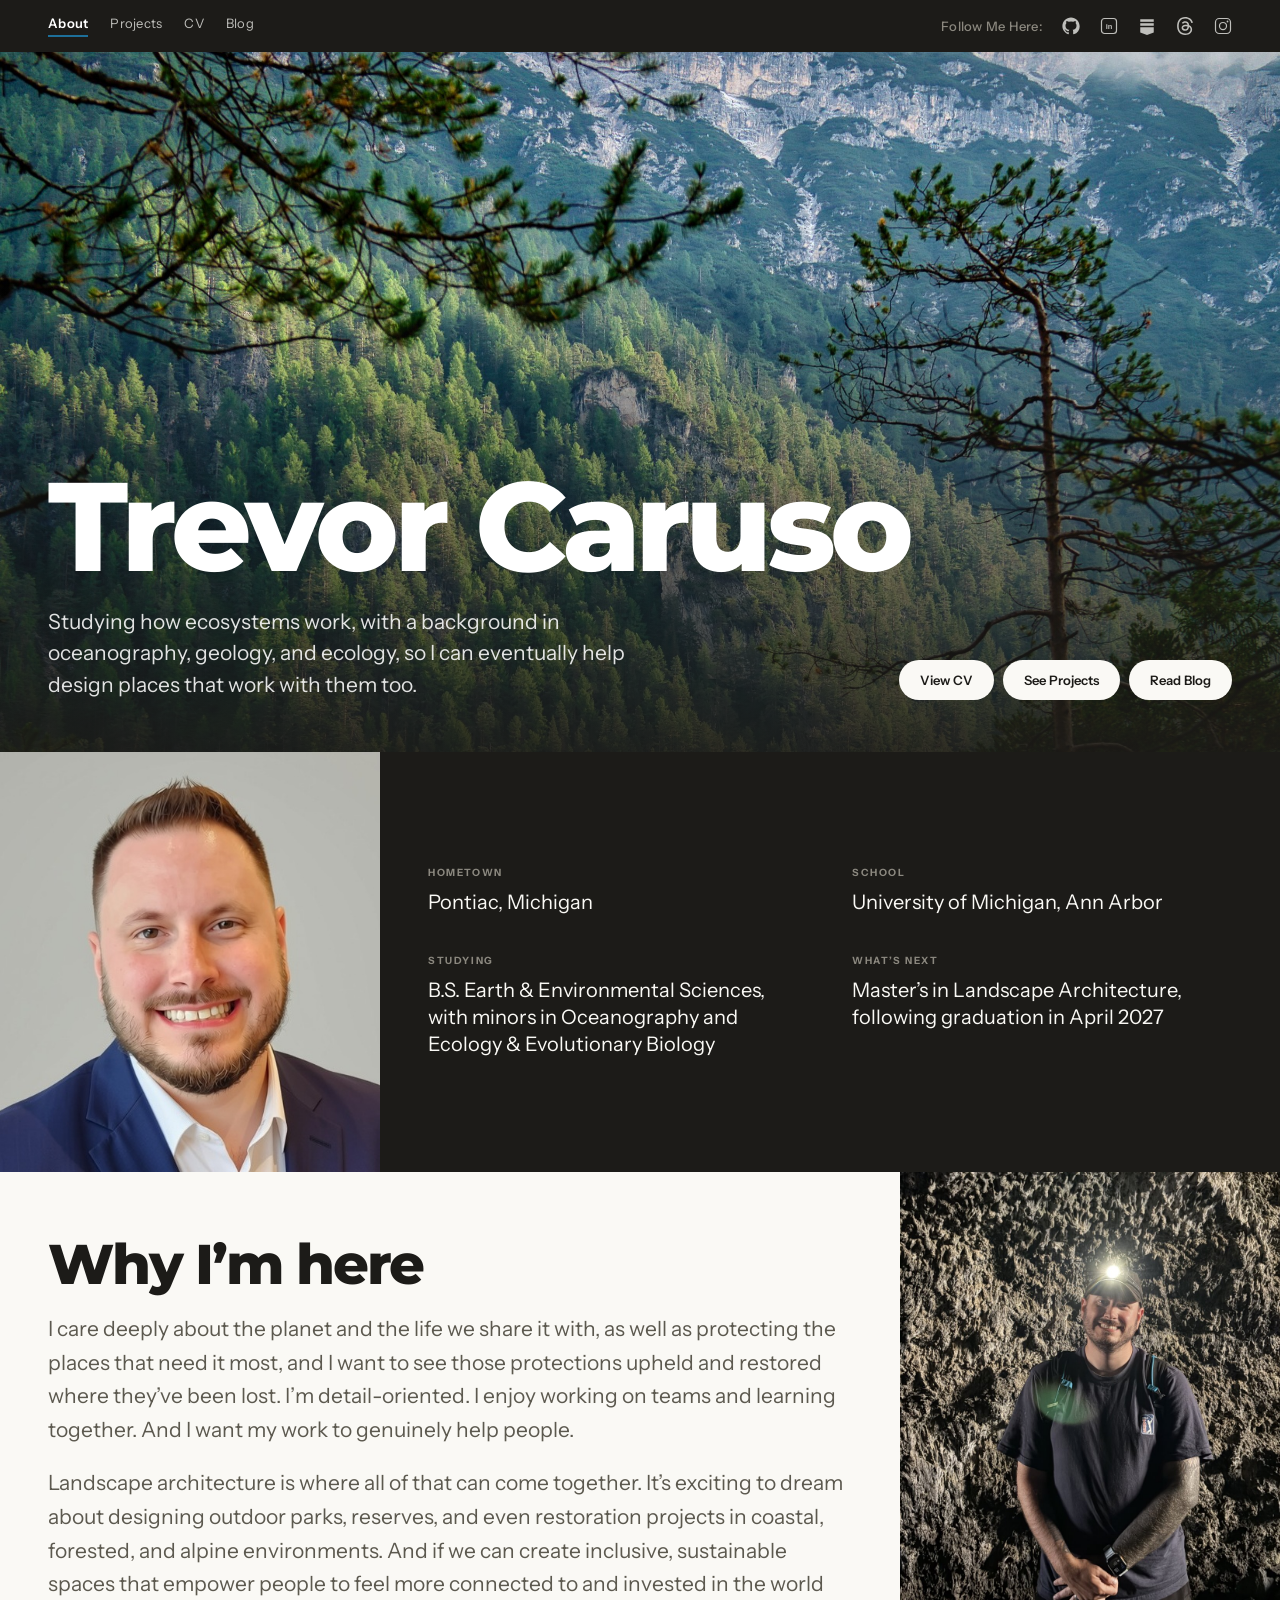
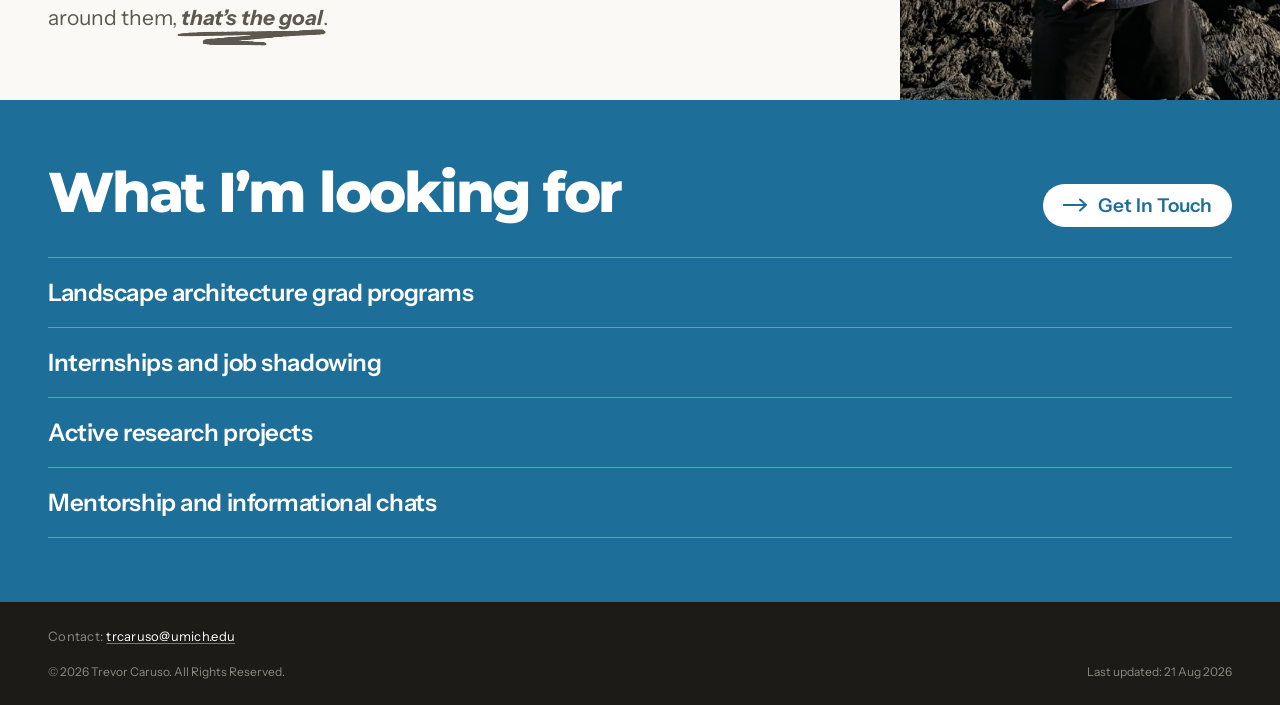
<file: index.html>
<!DOCTYPE html>
<html lang="en">
<head>
<meta charset="UTF-8">
<meta name="viewport" content="width=device-width, initial-scale=1.0">
<title>About · Trevor Caruso</title>
<meta name="description" content="Trevor Caruso, University of Michigan Ecosystems Science student working toward landscape architecture. Projects, CV, and writing on climate-resilient design and restoration.">
<link rel="icon" type="image/png" sizes="32x32" href="assets/favicon-32.png">
<link rel="icon" type="image/png" sizes="16x16" href="assets/favicon-16.png">
<link rel="apple-touch-icon" href="assets/favicon-180.png">
<meta property="og:type" content="website">
<meta property="og:url" content="https://trevorcaruso.com/">
<meta property="og:title" content="Welcome!">
<meta property="og:description" content="University of Michigan Ecosystems Science student working toward landscape architecture. Projects, CV, and writing on climate-resilient design and restoration.">
<meta property="og:image" content="https://trevorcaruso.com/assets/og-share-v2.png">
<meta property="og:image:width" content="1200">
<meta property="og:image:height" content="630">
<meta name="twitter:card" content="summary_large_image">
<meta name="twitter:title" content="Welcome!">
<meta name="twitter:description" content="University of Michigan Ecosystems Science student working toward landscape architecture. Projects, CV, and writing on climate-resilient design and restoration.">
<meta name="twitter:image" content="https://trevorcaruso.com/assets/og-share-v2.png">
<link rel="preconnect" href="https://fonts.googleapis.com">
<link rel="preconnect" href="https://fonts.gstatic.com" crossorigin>
<link href="https://fonts.googleapis.com/css2?family=Montserrat:ital,wght@0,800;1,800&family=Instrument+Sans:ital,wght@0,400;0,500;0,600;0,700;1,400;1,700&display=swap" rel="stylesheet">
<link rel="stylesheet" href="css/style.css?v=34">
</head>
<body>
  <nav class="nav">
    <div class="nav-links">
      <a href="index.html" class="is-active">About</a>
      <a href="projects.html">Projects</a>
      <a href="cv.html">CV</a>
      <a href="blog.html">Blog</a>
    </div>
    <div class="social social--nav"><span class="follow-label">Follow Me Here:</span>
      <a href="https://github.com/trcaruso" target="_blank" rel="noopener" aria-label="GitHub"><svg width="18" height="18" viewBox="0 0 24 24" fill="currentColor"><path d="M12 .5C5.73.5.5 5.73.5 12c0 5.08 3.29 9.39 7.86 10.91.57.1.78-.25.78-.55 0-.27-.01-1.16-.02-2.11-3.2.7-3.88-1.36-3.88-1.36-.52-1.33-1.28-1.68-1.28-1.68-1.04-.71.08-.7.08-.7 1.15.08 1.76 1.18 1.76 1.18 1.03 1.76 2.7 1.25 3.36.96.1-.75.4-1.25.73-1.54-2.55-.29-5.24-1.28-5.24-5.68 0-1.26.45-2.29 1.18-3.09-.12-.29-.51-1.46.11-3.05 0 0 .97-.31 3.18 1.18a11.02 11.02 0 0 1 5.79 0c2.2-1.49 3.17-1.18 3.17-1.18.63 1.59.24 2.76.12 3.05.74.8 1.18 1.83 1.18 3.09 0 4.41-2.7 5.39-5.26 5.67.41.36.78 1.06.78 2.14 0 1.55-.01 2.79-.01 3.17 0 .3.2.66.79.55A10.51 10.51 0 0 0 23.5 12C23.5 5.73 18.27.5 12 .5z"/></svg></a>
      <a href="https://www.linkedin.com/in/trcaruso/" target="_blank" rel="noopener" aria-label="LinkedIn"><svg width="18" height="18" viewBox="0 0 24 24" fill="none" stroke="currentColor" stroke-width="1.6"><rect x="2" y="2" width="20" height="20" rx="4"/><text x="12" y="16.5" text-anchor="middle" font-size="10" font-weight="700" fill="currentColor" stroke="none" font-family="Arial, Helvetica, sans-serif">in</text></svg></a>
      <a href="https://substack.com/@trevorthecanuck" target="_blank" rel="noopener" aria-label="Substack"><svg width="18" height="18" viewBox="0 0 24 24" fill="currentColor"><rect x="3" y="3" width="18" height="3.4"/><rect x="3" y="8.3" width="18" height="3.4"/><path d="M3 13.6h18v7l-9 3.4-9-3.4v-7z"/></svg></a>
      <a href="https://www.threads.com/@trevorthecanuck" target="_blank" rel="noopener" aria-label="Threads"><svg width="18" height="18" viewBox="0 0 24 24" fill="currentColor"><path d="M12.186 24h-.007c-3.581-.024-6.334-1.205-8.184-3.509C2.35 18.44 1.5 15.586 1.472 12.01v-.017c.03-3.579.879-6.43 2.525-8.482C5.845 1.205 8.6.024 12.18 0h.014c2.746.02 5.043.725 6.826 2.098 1.677 1.29 2.858 3.13 3.509 5.467l-2.04.569c-1.104-3.96-3.898-5.984-8.304-6.015-2.91.022-5.11.936-6.54 2.717C4.307 6.504 3.616 8.914 3.589 12c.027 3.086.718 5.496 2.057 7.164 1.43 1.783 3.631 2.698 6.54 2.717 2.623-.02 4.358-.631 5.8-2.045 1.647-1.613 1.618-3.593 1.09-4.798-.31-.71-.873-1.3-1.634-1.75-.192 1.352-.622 2.446-1.284 3.272-.886 1.102-2.14 1.704-3.73 1.79-1.202.065-2.361-.218-3.259-.801-1.063-.689-1.685-1.74-1.752-2.964-.065-1.19.408-2.285 1.33-3.082.88-.76 2.119-1.207 3.583-1.291a13.853 13.853 0 0 1 3.02.142c-.126-.742-.375-1.332-.75-1.757-.513-.586-1.308-.883-2.359-.89h-.029c-.844 0-1.992.232-2.721 1.32L7.734 7.847c.98-1.454 2.568-2.256 4.478-2.256h.044c3.194.02 5.097 1.975 5.287 5.388.108.046.216.094.321.142 1.49.7 2.58 1.761 3.154 3.07.797 1.82.871 4.79-1.548 7.158-1.85 1.81-4.094 2.628-7.277 2.65Zm1.003-11.69c-.242 0-.487.007-.739.021-1.836.103-2.98.946-2.916 2.143.067 1.256 1.452 1.839 2.784 1.767 1.224-.065 2.818-.543 3.086-3.71a10.5 10.5 0 0 0-2.215-.221z"/></svg></a>
      <a href="https://www.instagram.com/trevorthecanuck/" target="_blank" rel="noopener" aria-label="Instagram"><svg width="18" height="18" viewBox="0 0 24 24" fill="none" stroke="currentColor" stroke-width="1.6"><rect x="2" y="2" width="20" height="20" rx="5"/><circle cx="12" cy="12" r="4.7"/><circle cx="18" cy="6" r="1.2" fill="currentColor" stroke="none"/></svg></a>
    </div>
  </nav>

  <section class="hero">
    <img src="assets/backdrop-forest.jpg" alt="Forest canopy">
    <div class="hero-scrim"></div>
    <div class="hero-body">
      <h1>Trevor Caruso</h1>
      <div class="hero-row">
        <p>Studying how ecosystems work, with a background in oceanography, geology, and ecology, so I can eventually help design places that work with them too.</p>
        <div class="btnrow">
          <a class="btn btn--light" href="cv.html">View CV</a>
          <a class="btn btn--light" href="projects.html">See Projects</a>
          <a class="btn btn--light" href="blog.html">Read Blog</a>
        </div>
      </div>
    </div>
  </section>

  <section class="aboutgrid">
    <img src="assets/trevor-profile.jpg" alt="Trevor Caruso">
    <div class="factband">
      <div class="facts">
        <div>
          <div class="fact-k">Hometown</div>
          <div class="fact-v">Pontiac, Michigan</div>
        </div>
        <div>
          <div class="fact-k">School</div>
          <div class="fact-v">University of Michigan, Ann Arbor</div>
        </div>
        <div>
          <div class="fact-k">Studying</div>
          <div class="fact-v">B.S. Earth &amp; Environmental Sciences, with minors in Oceanography and Ecology &amp; Evolutionary Biology</div>
        </div>
        <div>
          <div class="fact-k">What&rsquo;s Next</div>
          <div class="fact-v">Master&rsquo;s in Landscape Architecture, following graduation in April 2027</div>
        </div>
      </div>
    </div>
  </section>

  <section class="whyband">
    <div class="whytext">
      <h2>Why I&rsquo;m here</h2>
      <p>I care deeply about the planet and the life we share it with, as well as protecting the places that need it most, and I want to see those protections upheld and restored where they&rsquo;ve been lost. I&rsquo;m detail-oriented. I enjoy working on teams and learning together. And I want my work to genuinely help people.</p>
      <p>Landscape architecture is where all of that can come together. It&rsquo;s exciting to dream about designing outdoor parks, reserves, and even restoration projects in coastal, forested, and alpine environments. And if we can create inclusive, sustainable spaces that empower people to feel more connected to and invested in the world around them, <em class="accent">that&rsquo;s the goal</em>.</p>
    </div>
    <img class="whyphoto" src="assets/why-cave.jpg" alt="Trevor Caruso exploring a cave" style="object-position:center 25%">
  </section>

  <section class="blueband">
    <div class="blueband-head">
      <h2>What I&rsquo;m looking for</h2>
      <a class="mailto mailto--wide" href="mailto:trcaruso@umich.edu" aria-label="Email trcaruso@umich.edu">Get In Touch</a>
    </div>
    <div class="rows">
      <div>Landscape architecture grad programs</div>
      <div>Internships and job shadowing</div>
      <div>Active research projects</div>
      <div>Mentorship and informational chats</div>
    </div>
    <a class="mailto mailto--narrow" href="mailto:trcaruso@umich.edu" aria-label="Email trcaruso@umich.edu">Get In Touch</a>
  </section>

  <footer class="foot">
    <div class="foot-contact">Contact: <a href="mailto:trcaruso@umich.edu">trcaruso@umich.edu</a></div>
    <div class="social social--foot"><span class="follow-label">Follow Me Here:</span>
      <a href="https://github.com/trcaruso" target="_blank" rel="noopener" aria-label="GitHub"><svg width="21" height="21" viewBox="0 0 24 24" fill="currentColor"><path d="M12 .5C5.73.5.5 5.73.5 12c0 5.08 3.29 9.39 7.86 10.91.57.1.78-.25.78-.55 0-.27-.01-1.16-.02-2.11-3.2.7-3.88-1.36-3.88-1.36-.52-1.33-1.28-1.68-1.28-1.68-1.04-.71.08-.7.08-.7 1.15.08 1.76 1.18 1.76 1.18 1.03 1.76 2.7 1.25 3.36.96.1-.75.4-1.25.73-1.54-2.55-.29-5.24-1.28-5.24-5.68 0-1.26.45-2.29 1.18-3.09-.12-.29-.51-1.46.11-3.05 0 0 .97-.31 3.18 1.18a11.02 11.02 0 0 1 5.79 0c2.2-1.49 3.17-1.18 3.17-1.18.63 1.59.24 2.76.12 3.05.74.8 1.18 1.83 1.18 3.09 0 4.41-2.7 5.39-5.26 5.67.41.36.78 1.06.78 2.14 0 1.55-.01 2.79-.01 3.17 0 .3.2.66.79.55A10.51 10.51 0 0 0 23.5 12C23.5 5.73 18.27.5 12 .5z"/></svg></a>
      <a href="https://www.linkedin.com/in/trcaruso/" target="_blank" rel="noopener" aria-label="LinkedIn"><svg width="21" height="21" viewBox="0 0 24 24" fill="none" stroke="currentColor" stroke-width="1.6"><rect x="2" y="2" width="20" height="20" rx="4"/><text x="12" y="16.5" text-anchor="middle" font-size="10" font-weight="700" fill="currentColor" stroke="none" font-family="Arial, Helvetica, sans-serif">in</text></svg></a>
      <a href="https://substack.com/@trevorthecanuck" target="_blank" rel="noopener" aria-label="Substack"><svg width="21" height="21" viewBox="0 0 24 24" fill="currentColor"><rect x="3" y="3" width="18" height="3.4"/><rect x="3" y="8.3" width="18" height="3.4"/><path d="M3 13.6h18v7l-9 3.4-9-3.4v-7z"/></svg></a>
      <a href="https://www.threads.com/@trevorthecanuck" target="_blank" rel="noopener" aria-label="Threads"><svg width="21" height="21" viewBox="0 0 24 24" fill="currentColor"><path d="M12.186 24h-.007c-3.581-.024-6.334-1.205-8.184-3.509C2.35 18.44 1.5 15.586 1.472 12.01v-.017c.03-3.579.879-6.43 2.525-8.482C5.845 1.205 8.6.024 12.18 0h.014c2.746.02 5.043.725 6.826 2.098 1.677 1.29 2.858 3.13 3.509 5.467l-2.04.569c-1.104-3.96-3.898-5.984-8.304-6.015-2.91.022-5.11.936-6.54 2.717C4.307 6.504 3.616 8.914 3.589 12c.027 3.086.718 5.496 2.057 7.164 1.43 1.783 3.631 2.698 6.54 2.717 2.623-.02 4.358-.631 5.8-2.045 1.647-1.613 1.618-3.593 1.09-4.798-.31-.71-.873-1.3-1.634-1.75-.192 1.352-.622 2.446-1.284 3.272-.886 1.102-2.14 1.704-3.73 1.79-1.202.065-2.361-.218-3.259-.801-1.063-.689-1.685-1.74-1.752-2.964-.065-1.19.408-2.285 1.33-3.082.88-.76 2.119-1.207 3.583-1.291a13.853 13.853 0 0 1 3.02.142c-.126-.742-.375-1.332-.75-1.757-.513-.586-1.308-.883-2.359-.89h-.029c-.844 0-1.992.232-2.721 1.32L7.734 7.847c.98-1.454 2.568-2.256 4.478-2.256h.044c3.194.02 5.097 1.975 5.287 5.388.108.046.216.094.321.142 1.49.7 2.58 1.761 3.154 3.07.797 1.82.871 4.79-1.548 7.158-1.85 1.81-4.094 2.628-7.277 2.65Zm1.003-11.69c-.242 0-.487.007-.739.021-1.836.103-2.98.946-2.916 2.143.067 1.256 1.452 1.839 2.784 1.767 1.224-.065 2.818-.543 3.086-3.71a10.5 10.5 0 0 0-2.215-.221z"/></svg></a>
      <a href="https://www.instagram.com/trevorthecanuck/" target="_blank" rel="noopener" aria-label="Instagram"><svg width="21" height="21" viewBox="0 0 24 24" fill="none" stroke="currentColor" stroke-width="1.6"><rect x="2" y="2" width="20" height="20" rx="5"/><circle cx="12" cy="12" r="4.7"/><circle cx="18" cy="6" r="1.2" fill="currentColor" stroke="none"/></svg></a>
    </div>
    <div class="foot-meta">
      <span>&copy; 2026 Trevor Caruso. All Rights Reserved.</span>
      <span>Last updated: 21 Aug 2026</span>
    </div>
  </footer>

<script src="js/main.js"></script>
</body>
</html>
</file>
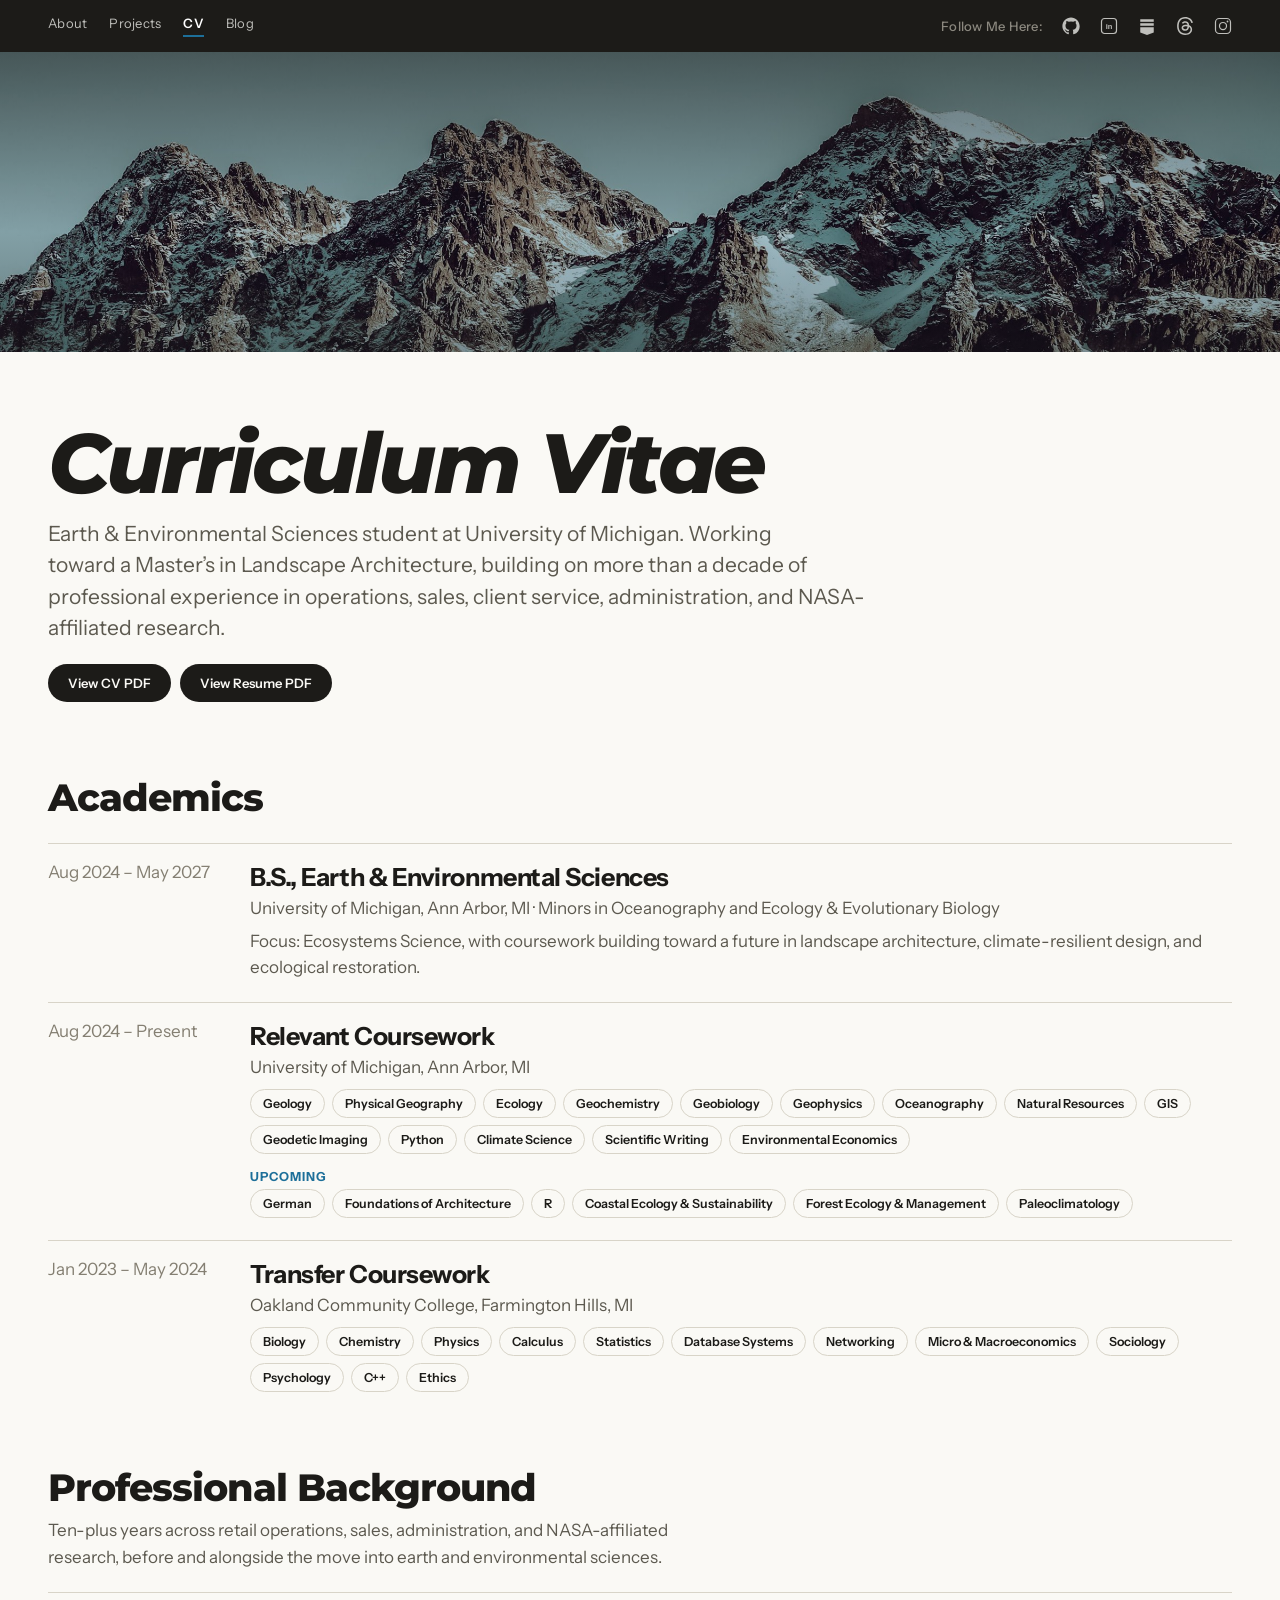
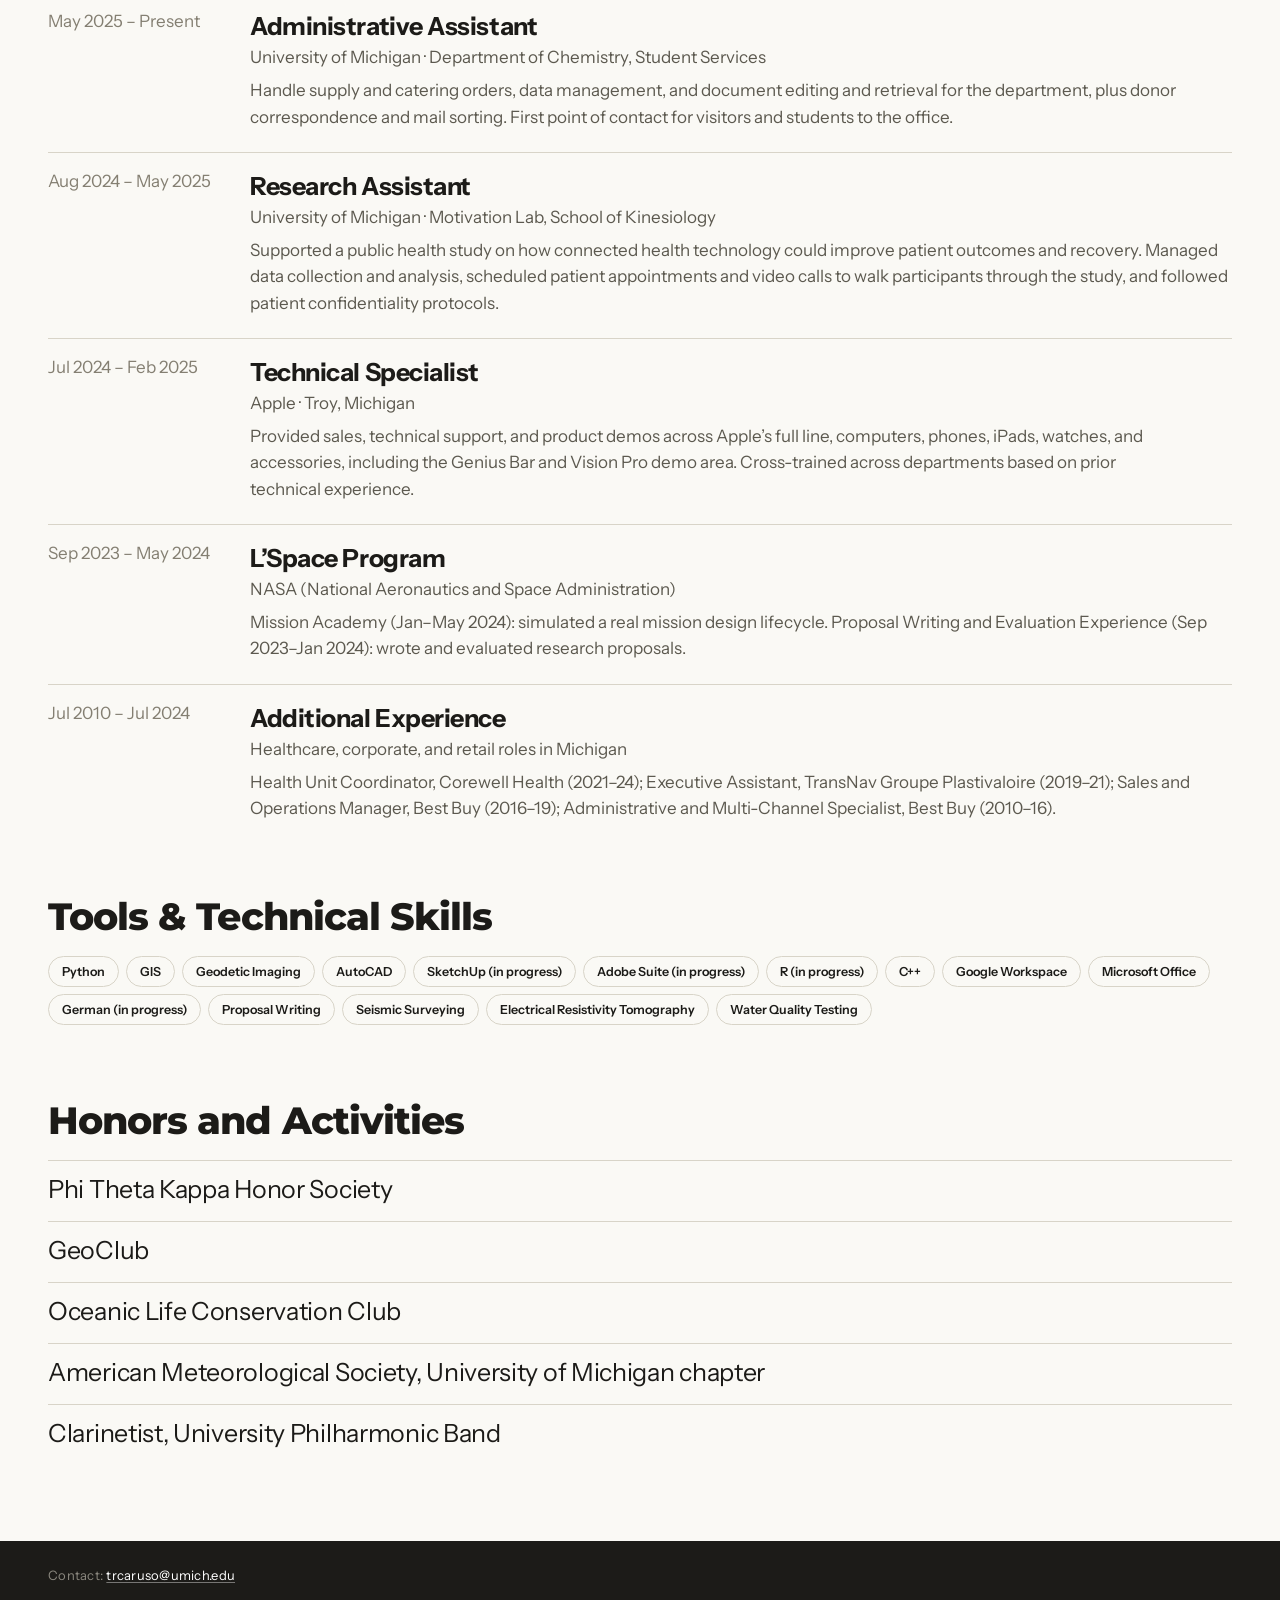
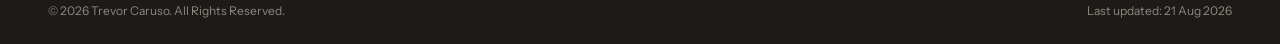
<file: cv.html>
<!DOCTYPE html>
<html lang="en">
<head>
<meta charset="UTF-8">
<meta name="viewport" content="width=device-width, initial-scale=1.0">
<title>CV · Trevor Caruso</title>
<meta name="description" content="CV of Trevor Caruso, Earth &amp; Environmental Sciences student, University of Michigan.">
<link rel="icon" type="image/png" sizes="32x32" href="assets/favicon-32.png">
<link rel="icon" type="image/png" sizes="16x16" href="assets/favicon-16.png">
<link rel="apple-touch-icon" href="assets/favicon-180.png">
<meta property="og:type" content="website">
<meta property="og:url" content="https://trevorcaruso.com/cv.html">
<meta property="og:title" content="CV · Trevor Caruso">
<meta property="og:description" content="CV of Trevor Caruso, Earth &amp; Environmental Sciences student, University of Michigan.">
<meta property="og:image" content="https://trevorcaruso.com/assets/og-share-v2.png">
<meta property="og:image:width" content="1200">
<meta property="og:image:height" content="630">
<meta name="twitter:card" content="summary_large_image">
<meta name="twitter:title" content="CV · Trevor Caruso">
<meta name="twitter:description" content="CV of Trevor Caruso, Earth &amp; Environmental Sciences student, University of Michigan.">
<meta name="twitter:image" content="https://trevorcaruso.com/assets/og-share-v2.png">
<link rel="preconnect" href="https://fonts.googleapis.com">
<link rel="preconnect" href="https://fonts.gstatic.com" crossorigin>
<link href="https://fonts.googleapis.com/css2?family=Montserrat:ital,wght@0,800;1,800&family=Instrument+Sans:ital,wght@0,400;0,500;0,600;0,700;1,400;1,700&display=swap" rel="stylesheet">
<link rel="stylesheet" href="css/style.css?v=34">
</head>
<body>
  <nav class="nav">
    <div class="nav-links">
      <a href="index.html">About</a>
      <a href="projects.html">Projects</a>
      <a href="cv.html" class="is-active">CV</a>
      <a href="blog.html">Blog</a>
    </div>
    <div class="social social--nav"><span class="follow-label">Follow Me Here:</span>
      <a href="https://github.com/trcaruso" target="_blank" rel="noopener" aria-label="GitHub"><svg width="18" height="18" viewBox="0 0 24 24" fill="currentColor"><path d="M12 .5C5.73.5.5 5.73.5 12c0 5.08 3.29 9.39 7.86 10.91.57.1.78-.25.78-.55 0-.27-.01-1.16-.02-2.11-3.2.7-3.88-1.36-3.88-1.36-.52-1.33-1.28-1.68-1.28-1.68-1.04-.71.08-.7.08-.7 1.15.08 1.76 1.18 1.76 1.18 1.03 1.76 2.7 1.25 3.36.96.1-.75.4-1.25.73-1.54-2.55-.29-5.24-1.28-5.24-5.68 0-1.26.45-2.29 1.18-3.09-.12-.29-.51-1.46.11-3.05 0 0 .97-.31 3.18 1.18a11.02 11.02 0 0 1 5.79 0c2.2-1.49 3.17-1.18 3.17-1.18.63 1.59.24 2.76.12 3.05.74.8 1.18 1.83 1.18 3.09 0 4.41-2.7 5.39-5.26 5.67.41.36.78 1.06.78 2.14 0 1.55-.01 2.79-.01 3.17 0 .3.2.66.79.55A10.51 10.51 0 0 0 23.5 12C23.5 5.73 18.27.5 12 .5z"/></svg></a>
      <a href="https://www.linkedin.com/in/trcaruso/" target="_blank" rel="noopener" aria-label="LinkedIn"><svg width="18" height="18" viewBox="0 0 24 24" fill="none" stroke="currentColor" stroke-width="1.6"><rect x="2" y="2" width="20" height="20" rx="4"/><text x="12" y="16.5" text-anchor="middle" font-size="10" font-weight="700" fill="currentColor" stroke="none" font-family="Arial, Helvetica, sans-serif">in</text></svg></a>
      <a href="https://substack.com/@trevorthecanuck" target="_blank" rel="noopener" aria-label="Substack"><svg width="18" height="18" viewBox="0 0 24 24" fill="currentColor"><rect x="3" y="3" width="18" height="3.4"/><rect x="3" y="8.3" width="18" height="3.4"/><path d="M3 13.6h18v7l-9 3.4-9-3.4v-7z"/></svg></a>
      <a href="https://www.threads.com/@trevorthecanuck" target="_blank" rel="noopener" aria-label="Threads"><svg width="18" height="18" viewBox="0 0 24 24" fill="currentColor"><path d="M12.186 24h-.007c-3.581-.024-6.334-1.205-8.184-3.509C2.35 18.44 1.5 15.586 1.472 12.01v-.017c.03-3.579.879-6.43 2.525-8.482C5.845 1.205 8.6.024 12.18 0h.014c2.746.02 5.043.725 6.826 2.098 1.677 1.29 2.858 3.13 3.509 5.467l-2.04.569c-1.104-3.96-3.898-5.984-8.304-6.015-2.91.022-5.11.936-6.54 2.717C4.307 6.504 3.616 8.914 3.589 12c.027 3.086.718 5.496 2.057 7.164 1.43 1.783 3.631 2.698 6.54 2.717 2.623-.02 4.358-.631 5.8-2.045 1.647-1.613 1.618-3.593 1.09-4.798-.31-.71-.873-1.3-1.634-1.75-.192 1.352-.622 2.446-1.284 3.272-.886 1.102-2.14 1.704-3.73 1.79-1.202.065-2.361-.218-3.259-.801-1.063-.689-1.685-1.74-1.752-2.964-.065-1.19.408-2.285 1.33-3.082.88-.76 2.119-1.207 3.583-1.291a13.853 13.853 0 0 1 3.02.142c-.126-.742-.375-1.332-.75-1.757-.513-.586-1.308-.883-2.359-.89h-.029c-.844 0-1.992.232-2.721 1.32L7.734 7.847c.98-1.454 2.568-2.256 4.478-2.256h.044c3.194.02 5.097 1.975 5.287 5.388.108.046.216.094.321.142 1.49.7 2.58 1.761 3.154 3.07.797 1.82.871 4.79-1.548 7.158-1.85 1.81-4.094 2.628-7.277 2.65Zm1.003-11.69c-.242 0-.487.007-.739.021-1.836.103-2.98.946-2.916 2.143.067 1.256 1.452 1.839 2.784 1.767 1.224-.065 2.818-.543 3.086-3.71a10.5 10.5 0 0 0-2.215-.221z"/></svg></a>
      <a href="https://www.instagram.com/trevorthecanuck/" target="_blank" rel="noopener" aria-label="Instagram"><svg width="18" height="18" viewBox="0 0 24 24" fill="none" stroke="currentColor" stroke-width="1.6"><rect x="2" y="2" width="20" height="20" rx="5"/><circle cx="12" cy="12" r="4.7"/><circle cx="18" cy="6" r="1.2" fill="currentColor" stroke="none"/></svg></a>
    </div>
  </nav>
  <div class="bandimg">
    <img src="assets/backdrop-coastline.jpg" alt="" class="cv-topphoto">
    <div class="bandimg-scrim"></div>
  </div>

  <main class="main">
    <div class="pagehead">
      <h1>Curriculum Vitae</h1>
      <p>Earth &amp; Environmental Sciences student at University of Michigan. Working toward a Master&rsquo;s in Landscape Architecture, building on more than a decade of professional experience in operations, sales, client service, administration, and NASA-affiliated research.</p>
      <div class="btnrow" style="margin-top:6px">
        <a class="btn btn--dark" href="assets/Trevor-Caruso-CV.pdf" target="_blank" rel="noopener">View CV PDF</a>
        <a class="btn btn--dark" href="assets/Trevor-Caruso-Resume.pdf" target="_blank" rel="noopener">View Resume PDF</a>
      </div>
    </div>

    <div class="stack">
      <section class="block">
        <h2>Academics</h2>
        <div class="cvrow">
          <div class="cvwhen">Aug 2024 &ndash; May 2027</div>
          <div class="cvbody">
            <h4>B.S., Earth &amp; Environmental Sciences</h4>
            <div class="cvorg">University of Michigan, Ann Arbor, MI &middot; Minors in Oceanography and Ecology &amp; Evolutionary Biology</div>
            <p class="cvnote">Focus: Ecosystems Science, with coursework building toward a future in landscape architecture, climate-resilient design, and ecological restoration.</p>
          </div>
        </div>
        <div class="cvrow">
          <div class="cvwhen">Aug 2024 &ndash; Present</div>
          <div class="cvbody">
            <h4>Relevant Coursework</h4>
            <div class="cvorg">University of Michigan, Ann Arbor, MI</div>
            <div class="chips">
              <span class="chip">Geology</span><span class="chip">Physical Geography</span><span class="chip">Ecology</span><span class="chip">Geochemistry</span><span class="chip">Geobiology</span><span class="chip">Geophysics</span><span class="chip">Oceanography</span><span class="chip">Natural Resources</span><span class="chip chip--featured">GIS</span><span class="chip chip--featured">Geodetic Imaging</span><span class="chip chip--featured">Python</span><span class="chip">Climate Science</span><span class="chip">Scientific Writing</span><span class="chip">Environmental Economics</span>
              <span class="chip-label">Upcoming</span>
              <span class="chip chip--outline">German</span><span class="chip chip--featured">Foundations of Architecture</span><span class="chip chip--featured">R</span><span class="chip chip--outline">Coastal Ecology &amp; Sustainability</span><span class="chip chip--outline">Forest Ecology &amp; Management</span><span class="chip chip--outline">Paleoclimatology</span>
            </div>
          </div>
        </div>
        <div class="cvrow">
          <div class="cvwhen">Jan 2023 &ndash; May 2024</div>
          <div class="cvbody">
            <h4>Transfer Coursework</h4>
            <div class="cvorg">Oakland Community College, Farmington Hills, MI</div>
            <div class="chips"><span class="chip">Biology</span><span class="chip">Chemistry</span><span class="chip">Physics</span><span class="chip">Calculus</span><span class="chip">Statistics</span><span class="chip chip--featured">Database Systems</span><span class="chip chip--featured">Networking</span><span class="chip">Micro &amp; Macroeconomics</span><span class="chip">Sociology</span><span class="chip">Psychology</span><span class="chip chip--featured">C++</span><span class="chip">Ethics</span></div>
          </div>
        </div>
      </section>

      <section class="block">
        <div>
          <h2>Professional Background</h2>
          <p class="section-sub">Ten-plus years across retail operations, sales, administration, and NASA-affiliated research, before and alongside the move into earth and environmental sciences.</p>
        </div>
        <div class="cvrow">
          <div class="cvwhen">May 2025 &ndash; Present</div>
          <div class="cvbody">
            <h4>Administrative Assistant</h4>
            <div class="cvorg">University of Michigan &middot; Department of Chemistry, Student Services</div>
            <p class="cvnote">Handle supply and catering orders, data management, and document editing and retrieval for the department, plus donor correspondence and mail sorting. First point of contact for visitors and students to the office.</p>
          </div>
        </div>
        <div class="cvrow">
          <div class="cvwhen">Aug 2024 &ndash; May 2025</div>
          <div class="cvbody">
            <h4>Research Assistant</h4>
            <div class="cvorg">University of Michigan &middot; Motivation Lab, School of Kinesiology</div>
            <p class="cvnote">Supported a public health study on how connected health technology could improve patient outcomes and recovery. Managed data collection and analysis, scheduled patient appointments and video calls to walk participants through the study, and followed patient confidentiality protocols.</p>
          </div>
        </div>
        <div class="cvrow">
          <div class="cvwhen">Jul 2024 &ndash; Feb 2025</div>
          <div class="cvbody">
            <h4>Technical Specialist</h4>
            <div class="cvorg">Apple &middot; Troy, Michigan</div>
            <p class="cvnote">Provided sales, technical support, and product demos across Apple&rsquo;s full line, computers, phones, iPads, watches, and accessories, including the Genius Bar and Vision Pro demo area. Cross-trained across departments based on prior technical experience.</p>
          </div>
        </div>
        <div class="cvrow">
          <div class="cvwhen">Sep 2023 &ndash; May 2024</div>
          <div class="cvbody">
            <h4>L&rsquo;Space Program</h4>
            <div class="cvorg">NASA (National Aeronautics and Space Administration)</div>
            <p class="cvnote">Mission Academy (Jan&ndash;May 2024): simulated a real mission design lifecycle. Proposal Writing and Evaluation Experience (Sep 2023&ndash;Jan 2024): wrote and evaluated research proposals.</p>
          </div>
        </div>
        <div class="cvrow">
          <div class="cvwhen">Jul 2010 &ndash; Jul 2024</div>
          <div class="cvbody">
            <h4>Additional Experience</h4>
            <div class="cvorg">Healthcare, corporate, and retail roles in Michigan</div>
            <p class="cvnote">Health Unit Coordinator, Corewell Health (2021&ndash;24); Executive Assistant, TransNav Groupe Plastivaloire (2019&ndash;21); Sales and Operations Manager, Best Buy (2016&ndash;19); Administrative and Multi-Channel Specialist, Best Buy (2010&ndash;16).</p>
          </div>
        </div>
      </section>

      <section class="block tools" style="gap:16px">
        <h2>Tools &amp; Technical Skills</h2>
        <div class="chips" style="margin-top:0"><span class="chip">Python</span><span class="chip">GIS</span><span class="chip">Geodetic Imaging</span><span class="chip">AutoCAD</span><span class="chip">SketchUp (in progress)</span><span class="chip">Adobe Suite (in progress)</span><span class="chip">R (in progress)</span><span class="chip">C++</span><span class="chip">Google Workspace</span><span class="chip">Microsoft Office</span><span class="chip">German (in progress)</span><span class="chip">Proposal Writing</span><span class="chip">Seismic Surveying</span><span class="chip">Electrical Resistivity Tomography</span><span class="chip">Water Quality Testing</span></div>
      </section>

      <section class="honors">
        <h2>Honors and Activities</h2>
        <div>Phi Theta Kappa Honor Society</div>
        <div>GeoClub</div>
        <div>Oceanic Life Conservation Club</div>
        <div>American Meteorological Society, University of Michigan chapter</div>
        <div>Clarinetist, University Philharmonic Band</div>
      </section>
    </div>
  </main>

  <footer class="foot">
    <div class="foot-contact">Contact: <a href="mailto:trcaruso@umich.edu">trcaruso@umich.edu</a></div>
    <div class="social social--foot"><span class="follow-label">Follow Me Here:</span>
      <a href="https://github.com/trcaruso" target="_blank" rel="noopener" aria-label="GitHub"><svg width="21" height="21" viewBox="0 0 24 24" fill="currentColor"><path d="M12 .5C5.73.5.5 5.73.5 12c0 5.08 3.29 9.39 7.86 10.91.57.1.78-.25.78-.55 0-.27-.01-1.16-.02-2.11-3.2.7-3.88-1.36-3.88-1.36-.52-1.33-1.28-1.68-1.28-1.68-1.04-.71.08-.7.08-.7 1.15.08 1.76 1.18 1.76 1.18 1.03 1.76 2.7 1.25 3.36.96.1-.75.4-1.25.73-1.54-2.55-.29-5.24-1.28-5.24-5.68 0-1.26.45-2.29 1.18-3.09-.12-.29-.51-1.46.11-3.05 0 0 .97-.31 3.18 1.18a11.02 11.02 0 0 1 5.79 0c2.2-1.49 3.17-1.18 3.17-1.18.63 1.59.24 2.76.12 3.05.74.8 1.18 1.83 1.18 3.09 0 4.41-2.7 5.39-5.26 5.67.41.36.78 1.06.78 2.14 0 1.55-.01 2.79-.01 3.17 0 .3.2.66.79.55A10.51 10.51 0 0 0 23.5 12C23.5 5.73 18.27.5 12 .5z"/></svg></a>
      <a href="https://www.linkedin.com/in/trcaruso/" target="_blank" rel="noopener" aria-label="LinkedIn"><svg width="21" height="21" viewBox="0 0 24 24" fill="none" stroke="currentColor" stroke-width="1.6"><rect x="2" y="2" width="20" height="20" rx="4"/><text x="12" y="16.5" text-anchor="middle" font-size="10" font-weight="700" fill="currentColor" stroke="none" font-family="Arial, Helvetica, sans-serif">in</text></svg></a>
      <a href="https://substack.com/@trevorthecanuck" target="_blank" rel="noopener" aria-label="Substack"><svg width="21" height="21" viewBox="0 0 24 24" fill="currentColor"><rect x="3" y="3" width="18" height="3.4"/><rect x="3" y="8.3" width="18" height="3.4"/><path d="M3 13.6h18v7l-9 3.4-9-3.4v-7z"/></svg></a>
      <a href="https://www.threads.com/@trevorthecanuck" target="_blank" rel="noopener" aria-label="Threads"><svg width="21" height="21" viewBox="0 0 24 24" fill="currentColor"><path d="M12.186 24h-.007c-3.581-.024-6.334-1.205-8.184-3.509C2.35 18.44 1.5 15.586 1.472 12.01v-.017c.03-3.579.879-6.43 2.525-8.482C5.845 1.205 8.6.024 12.18 0h.014c2.746.02 5.043.725 6.826 2.098 1.677 1.29 2.858 3.13 3.509 5.467l-2.04.569c-1.104-3.96-3.898-5.984-8.304-6.015-2.91.022-5.11.936-6.54 2.717C4.307 6.504 3.616 8.914 3.589 12c.027 3.086.718 5.496 2.057 7.164 1.43 1.783 3.631 2.698 6.54 2.717 2.623-.02 4.358-.631 5.8-2.045 1.647-1.613 1.618-3.593 1.09-4.798-.31-.71-.873-1.3-1.634-1.75-.192 1.352-.622 2.446-1.284 3.272-.886 1.102-2.14 1.704-3.73 1.79-1.202.065-2.361-.218-3.259-.801-1.063-.689-1.685-1.74-1.752-2.964-.065-1.19.408-2.285 1.33-3.082.88-.76 2.119-1.207 3.583-1.291a13.853 13.853 0 0 1 3.02.142c-.126-.742-.375-1.332-.75-1.757-.513-.586-1.308-.883-2.359-.89h-.029c-.844 0-1.992.232-2.721 1.32L7.734 7.847c.98-1.454 2.568-2.256 4.478-2.256h.044c3.194.02 5.097 1.975 5.287 5.388.108.046.216.094.321.142 1.49.7 2.58 1.761 3.154 3.07.797 1.82.871 4.79-1.548 7.158-1.85 1.81-4.094 2.628-7.277 2.65Zm1.003-11.69c-.242 0-.487.007-.739.021-1.836.103-2.98.946-2.916 2.143.067 1.256 1.452 1.839 2.784 1.767 1.224-.065 2.818-.543 3.086-3.71a10.5 10.5 0 0 0-2.215-.221z"/></svg></a>
      <a href="https://www.instagram.com/trevorthecanuck/" target="_blank" rel="noopener" aria-label="Instagram"><svg width="21" height="21" viewBox="0 0 24 24" fill="none" stroke="currentColor" stroke-width="1.6"><rect x="2" y="2" width="20" height="20" rx="5"/><circle cx="12" cy="12" r="4.7"/><circle cx="18" cy="6" r="1.2" fill="currentColor" stroke="none"/></svg></a>
    </div>
    <div class="foot-meta">
      <span>&copy; 2026 Trevor Caruso. All Rights Reserved.</span>
      <span>Last updated: 21 Aug 2026</span>
    </div>
  </footer>

<script src="js/main.js"></script>
</body>
</html>
</file>
<file: css/style.css>
*{box-sizing:border-box}
html{-webkit-text-size-adjust:100%}
body{margin:0;background:#FAF9F5;color:#1C1B18;font-family:'Instrument Sans',sans-serif;overflow-x:hidden}
img{display:block}
a{color:#1D6F99;text-decoration:none}
a:hover{color:#14577A}

:root{
--nav:13px;--navpad:15px 48px;--navgap:22px;--pad:48px;--hero:126px;--heroh:700px;--herofoot:52px;--herogap:22px;
--lede:21px;--btn:13px;--btnpad:11px 20px;--fact:20px;--factcols:repeat(2,1fr);--factgap:38px 44px;--mailtosz:19px;
--aboutsplit:380px 1fr;--whyimgw:380px;--portraith:420px;--bandpad:64px 48px;--h2:56px;--row:24px;--rowpad:20px;
--bandh:300px;--mainpad:72px 48px 80px;--blockgap:72px;--title:84px;--h3:38px;--card:25px;--body:17px;--chip:12.5px;
--cardcols:repeat(3,1fr);--paircols:repeat(3,calc((100% - 80px)/3));--cardgap:40px;--cardimg:340px;
--cvcols:170px 1fr;--cvgap:32px;--bannerpad:36px 48px;--footpad:26px 48px;
}
@media (max-width:1179px){:root{
--navpad:14px 32px;--navgap:20px;--pad:32px;--hero:84px;--heroh:560px;--herofoot:38px;--herogap:20px;
--lede:18px;--btnpad:10px 17px;--fact:18px;--factcols:1fr 1fr;--factgap:30px 34px;--mailtosz:17px;
--aboutsplit:300px 1fr;--whyimgw:300px;--portraith:400px;--bandpad:48px 32px;--h2:42px;--row:21px;--rowpad:17px;
--bandh:230px;--mainpad:48px 32px 56px;--blockgap:56px;--title:58px;--h3:30px;--card:21px;--body:15.5px;--chip:12px;
--cardcols:repeat(2,1fr);--paircols:repeat(2,1fr);--cardgap:32px;--cardimg:300px;
--cvcols:150px 1fr;--cvgap:24px;--bannerpad:30px 32px;--footpad:22px 32px;
}}
@media (max-width:767px){:root{
--nav:12px;--navpad:12px 20px;--navgap:16px;--pad:20px;--hero:46px;--heroh:460px;--herofoot:26px;--herogap:16px;
--lede:15px;--btn:12px;--btnpad:9px 15px;--fact:16px;--factcols:1fr;--factgap:22px;--mailtosz:15px;
--aboutsplit:1fr;--portraith:320px;--bandpad:32px 20px;--h2:30px;--row:17px;--rowpad:14px;
--bandh:180px;--mainpad:32px 20px 40px;--blockgap:40px;--title:34px;--h3:22px;--card:17px;--body:14px;--chip:11px;
--cardcols:1fr;--paircols:1fr;--cardgap:26px;--cardimg:260px;
--cvcols:1fr;--cvgap:6px;--bannerpad:24px 20px;--footpad:20px;
}}

.nav{display:flex;justify-content:space-between;align-items:center;gap:18px;background:#1C1B18;padding:var(--navpad)}
.nav-links{display:flex;align-items:center;gap:var(--navgap);font-size:var(--nav);letter-spacing:.02em}
.nav-links a{color:#BFBFBB;font-weight:400;padding-bottom:4px;border-bottom:2px solid transparent}
.nav-links a:hover{color:#FFF}
.nav-links a.is-active{color:#FFF;font-weight:600;border-bottom-color:#1D6F99}
.social{display:flex;align-items:center;gap:20px;color:#BFBFBB}
.social a{display:flex;color:inherit}
.social a:hover{color:#FFF}
.follow-label{font-size:var(--nav);font-weight:500;color:#8B887F;letter-spacing:.02em;white-space:nowrap}
.foot-contact{font-size:var(--nav);color:#8B887F;letter-spacing:.02em}
.foot-contact a{color:#FFF;text-decoration:underline;text-decoration-color:rgba(255,255,255,.4);text-underline-offset:2px}
.foot-contact a:hover{color:#FFF;text-decoration-color:#FFF}
.social--foot{gap:28px;padding-bottom:4px;display:none}
@media (max-width:767px){.social--nav{display:none}.social--foot{display:flex}}

.notfound{min-height:50vh;display:flex;flex-direction:column;align-items:center;justify-content:center;text-align:center;gap:18px;padding:var(--mainpad)}
.notfound h1{font-family:'Montserrat',sans-serif;font-weight:800;font-size:var(--title);letter-spacing:-.03em;margin:0;color:#1C1B18}
.notfound p{font-size:var(--body);color:#5C594F;max-width:480px;margin:0}
.hero{position:relative;width:100%;height:var(--heroh);overflow:hidden;background:#1C1B18}
.hero>img{width:100%;height:100%;object-fit:cover;object-position:center 38%}
.hero-scrim{position:absolute;inset:0;background:linear-gradient(to bottom,rgba(28,27,24,0) 30%,rgba(28,27,24,.44) 62%,rgba(28,27,24,.9) 100%)}
.hero-body{position:absolute;left:0;right:0;bottom:0;padding:0 var(--pad) var(--herofoot);display:flex;flex-direction:column;gap:var(--herogap)}
.hero-body h1{font-family:'Montserrat',sans-serif;font-weight:800;font-size:var(--hero);line-height:.9;letter-spacing:-.045em;margin:0;color:#FFF}
.hero-row{display:flex;align-items:flex-end;justify-content:space-between;gap:var(--herogap);flex-wrap:wrap}
.hero-row p{font-size:var(--lede);line-height:1.5;color:rgba(255,255,255,.87);margin:0;max-width:46ch;text-wrap:pretty}
.btnrow{display:flex;gap:9px;flex-wrap:wrap}
.btn{display:inline-flex;font-weight:600;font-size:var(--btn);padding:var(--btnpad);border-radius:20px;transition:background .15s,border-color .15s,color .15s}
.btn--light{background:#FAF9F5;border:1px solid transparent;color:#1C1B18}
.btn--light:hover{border-color:#1D6F99;color:#1D6F99}
.btn--onphoto{border:1px solid rgba(255,255,255,.55);color:#FFF}
.btn--onphoto:hover{color:#FFF;border-color:#1D6F99;background:rgba(29,111,153,.35)}
.btn--dark{background:#1C1B18;color:#FAF9F5}
.btn--dark:hover{background:#1D6F99;color:#FAF9F5}
.btn--outline{border:1px solid #D8D4C8;color:#1C1B18}
.btn--outline:hover{border-color:#1D6F99;color:#1D6F99;background:#E4F1F7}
.btn--disabled{border:1px solid #E7E4DA;color:#A9A69A}
.btn--blue{background:#1D6F99;color:#FAF9F5}
.btn--blue:hover{background:#14577A;color:#FAF9F5}

.aboutgrid{display:grid;grid-template-columns:var(--aboutsplit)}
.aboutgrid>img{width:100%;height:100%;min-height:var(--portraith);object-fit:cover}
.factband{background:#1C1B18;padding:var(--bandpad);display:flex;flex-direction:column;justify-content:center}
.facts{display:grid;grid-template-columns:var(--factcols);gap:var(--factgap)}
.fact-k{font-size:10px;font-weight:700;letter-spacing:.16em;text-transform:uppercase;color:#8B887F;margin-bottom:10px}
.fact-v{font-size:var(--fact);line-height:1.35;color:#FAF9F5}

.whyband{background:#FAF9F5;display:grid;grid-template-columns:1fr var(--whyimgw);align-items:stretch}
.whytext{display:flex;flex-direction:column;gap:20px;justify-content:center;padding:var(--bandpad)}
.whyband h2{font-family:'Montserrat',sans-serif;font-weight:800;font-size:var(--h2);letter-spacing:-.04em;line-height:1;margin:0;color:#1C1B18}
.whyband p{font-size:var(--lede);line-height:1.6;color:#5C594F;max-width:68ch;margin:0;text-wrap:pretty}
.whyband .accent{color:#5C594F;font-style:italic;font-weight:700;position:relative;display:inline-block;padding-bottom:2px}
.whyband .accent::after{content:"";position:absolute;left:-3%;right:-3%;bottom:-10px;height:17px;background-image:url("../assets/underline-marker-v2.png");background-repeat:no-repeat;background-size:100% 100%}
.whyphoto{width:100%;height:100%;min-height:var(--portraith);object-fit:cover;object-position:center 25%}
@media (max-width:767px){.whyband{grid-template-columns:1fr}.whytext{order:1}.whyphoto{width:100%;height:100%;min-height:var(--portraith);order:2}.aboutgrid>img,.whyphoto{height:380px;min-height:0}}

.blueband{background:#1D6F99;padding:var(--bandpad);color:#FFF;display:flex;flex-direction:column}
.blueband-head{display:flex;align-items:baseline;justify-content:space-between;gap:32px;margin-bottom:30px;flex-wrap:wrap}
.blueband-head h2{font-family:'Montserrat',sans-serif;font-weight:800;font-size:var(--h2);letter-spacing:-.04em;line-height:1;margin:0}
.mailto{display:inline-flex;align-items:center;gap:9px;font-size:var(--mailtosz);font-weight:600;color:#1D6F99;background:#FFF;padding:10px 20px;border-radius:999px}
.mailto:hover{color:#14577A;background:#F2F1EA}
.mailto::before{content:"";width:26px;height:14px;background:no-repeat center/contain url("data:image/svg+xml,%3Csvg xmlns='http://www.w3.org/2000/svg' viewBox='0 0 26 14'%3E%3Cpath d='M0 7h23M17 1.5l6 5.5-6 5.5' fill='none' stroke='%231D6F99' stroke-width='2' stroke-linecap='round' stroke-linejoin='round'/%3E%3C/svg%3E");flex-shrink:0}
.mailto--wide{display:inline-flex}
.mailto--narrow{display:none;margin-top:24px;align-self:flex-start}
@media (max-width:767px){.mailto--wide{display:none}.mailto--narrow{display:inline-flex}}
.rows{display:grid}
.rows>div{border-top:1px solid rgba(255,255,255,.32);padding:var(--rowpad) 0;font-size:var(--row);font-weight:600;letter-spacing:-.018em}
.rows>div:last-child{border-bottom:1px solid rgba(255,255,255,.32)}

.bandimg{position:relative;width:100%;height:var(--bandh);overflow:hidden;background:#1C1B18}
.bandimg>img{width:100%;height:100%;object-fit:cover;object-position:center 42%}
.cv-topphoto{object-position:center 29% !important}
@media (max-width:767px){.cv-topphoto{object-position:center 30% !important}}
.bandimg-scrim{position:absolute;inset:0;background:linear-gradient(to bottom,rgba(28,27,24,.55) 0%,rgba(28,27,24,.1) 60%,rgba(28,27,24,.35) 100%)}
.main{padding:var(--mainpad);display:flex;flex-direction:column;gap:var(--blockgap)}
.pagehead{display:flex;flex-direction:column;gap:14px}
.pagehead h1{font-family:'Montserrat',sans-serif;font-weight:800;font-style:italic;font-size:var(--title);line-height:.95;letter-spacing:-.035em;margin:0}
.pagehead p{font-size:var(--lede);line-height:1.5;color:#5C594F;margin:0;max-width:62ch;text-wrap:pretty}
.stack{display:flex;flex-direction:column;gap:var(--blockgap)}
.section{display:flex;flex-direction:column;gap:20px}
.section h2,.block h2,.honors h2{font-family:'Montserrat',sans-serif;font-weight:800;font-size:var(--h3);letter-spacing:-.025em;margin:0}
.section-sub{font-size:var(--body);line-height:1.55;color:#5C594F;margin:6px 0 0;max-width:60ch}

.cards{display:grid;grid-template-columns:var(--cardcols);gap:var(--cardgap)}
@media (min-width:1180px){.cards--two{grid-template-columns:repeat(2,1fr)}}
.pair{display:grid;grid-template-columns:var(--paircols);gap:var(--blockgap) var(--cardgap);justify-content:center;align-items:stretch}
.pair-card{display:flex;flex:1}
.card{display:flex;flex-direction:column;gap:12px;flex:1}
.card>img,.imgbox{width:100%;height:var(--cardimg);object-fit:cover;overflow:hidden}
.imgbox{background:#FFF;display:flex;align-items:center;justify-content:center}
.imgbox img{width:100%;height:100%;object-fit:contain}
.card h3{font-size:var(--card);font-weight:700;letter-spacing:-.02em;margin:0}
.card p{font-size:var(--body);line-height:1.55;color:#5C594F;margin:0;text-wrap:pretty}
.card .full{display:none}
.card.is-open .full{display:block}
.readmore{align-self:flex-start;background:none;border:0;padding:0;font-family:inherit;font-size:var(--btn);font-weight:600;color:#1D6F99;border-bottom:1px solid #A9D2E3;cursor:pointer}
.readmore:hover{color:#14577A}
.card .btnrow,.card>.btn,.card>span.btn{margin-top:auto}
.card>.btn,.card>span.btn{align-self:flex-start}
.card .btnrow{gap:8px}

.cvrow{display:grid;grid-template-columns:var(--cvcols);gap:var(--cvgap);border-top:.5px solid #D8D4C8;padding-top:18px}
.cvwhen{font-size:var(--body);color:#847F72;white-space:nowrap}
.cvbody{display:flex;flex-direction:column;gap:6px}
.cvbody h4{font-size:var(--card);font-weight:700;letter-spacing:-.018em;margin:0}
.cvorg{font-size:var(--body);color:#5C594F}
.cvnote{font-size:var(--body);line-height:1.55;color:#5C594F;margin:4px 0 0;text-wrap:pretty}
.block{display:flex;flex-direction:column;gap:22px}
.chips{display:flex;flex-wrap:wrap;gap:7px;margin-top:6px}
.chip{font-size:var(--chip);font-weight:600;padding:6px 12px;border-radius:20px;background:#FAF9F5;border:.5px solid #D8D4C8;color:#1C1B18}
.chip--featured{background:#FAF9F5;border-color:#D8D4C8;color:#1C1B18}
.chip--outline{background:#FAF9F5;border-color:#D8D4C8;color:#1C1B18}
.chip-label{flex-basis:100%;font-weight:700;font-size:var(--chip);letter-spacing:.08em;text-transform:uppercase;color:#1D6F99;margin:8px 0 -2px}
.tools .chip{padding:7px 13px}
.honors{display:flex;flex-direction:column;gap:4px}
.honors h2{margin-bottom:12px}
.honors>div{border-top:.5px solid #D8D4C8;padding:13px 0;font-size:var(--card);letter-spacing:-.012em}

.videobox{width:100%;max-width:820px;margin:0 auto;aspect-ratio:16/9;background:#1C1B18;overflow:hidden;border-radius:4px}
.videobox video{width:100%;height:100%;display:block;object-fit:cover}

.banner{background:#E4F1F7;padding:var(--bannerpad);display:flex;align-items:center;justify-content:space-between;gap:24px;flex-wrap:wrap}
.banner h3{font-size:var(--card);font-weight:700;letter-spacing:-.02em;margin:0 0 4px}
.banner p{font-size:var(--body);color:#5C594F;margin:0}

.foot{background:#1C1B18;padding:var(--footpad);display:flex;flex-direction:column;gap:20px}
.foot-meta{display:flex;justify-content:space-between;gap:16px;flex-wrap:wrap;font-size:12px;color:#8B887F}
</file>
